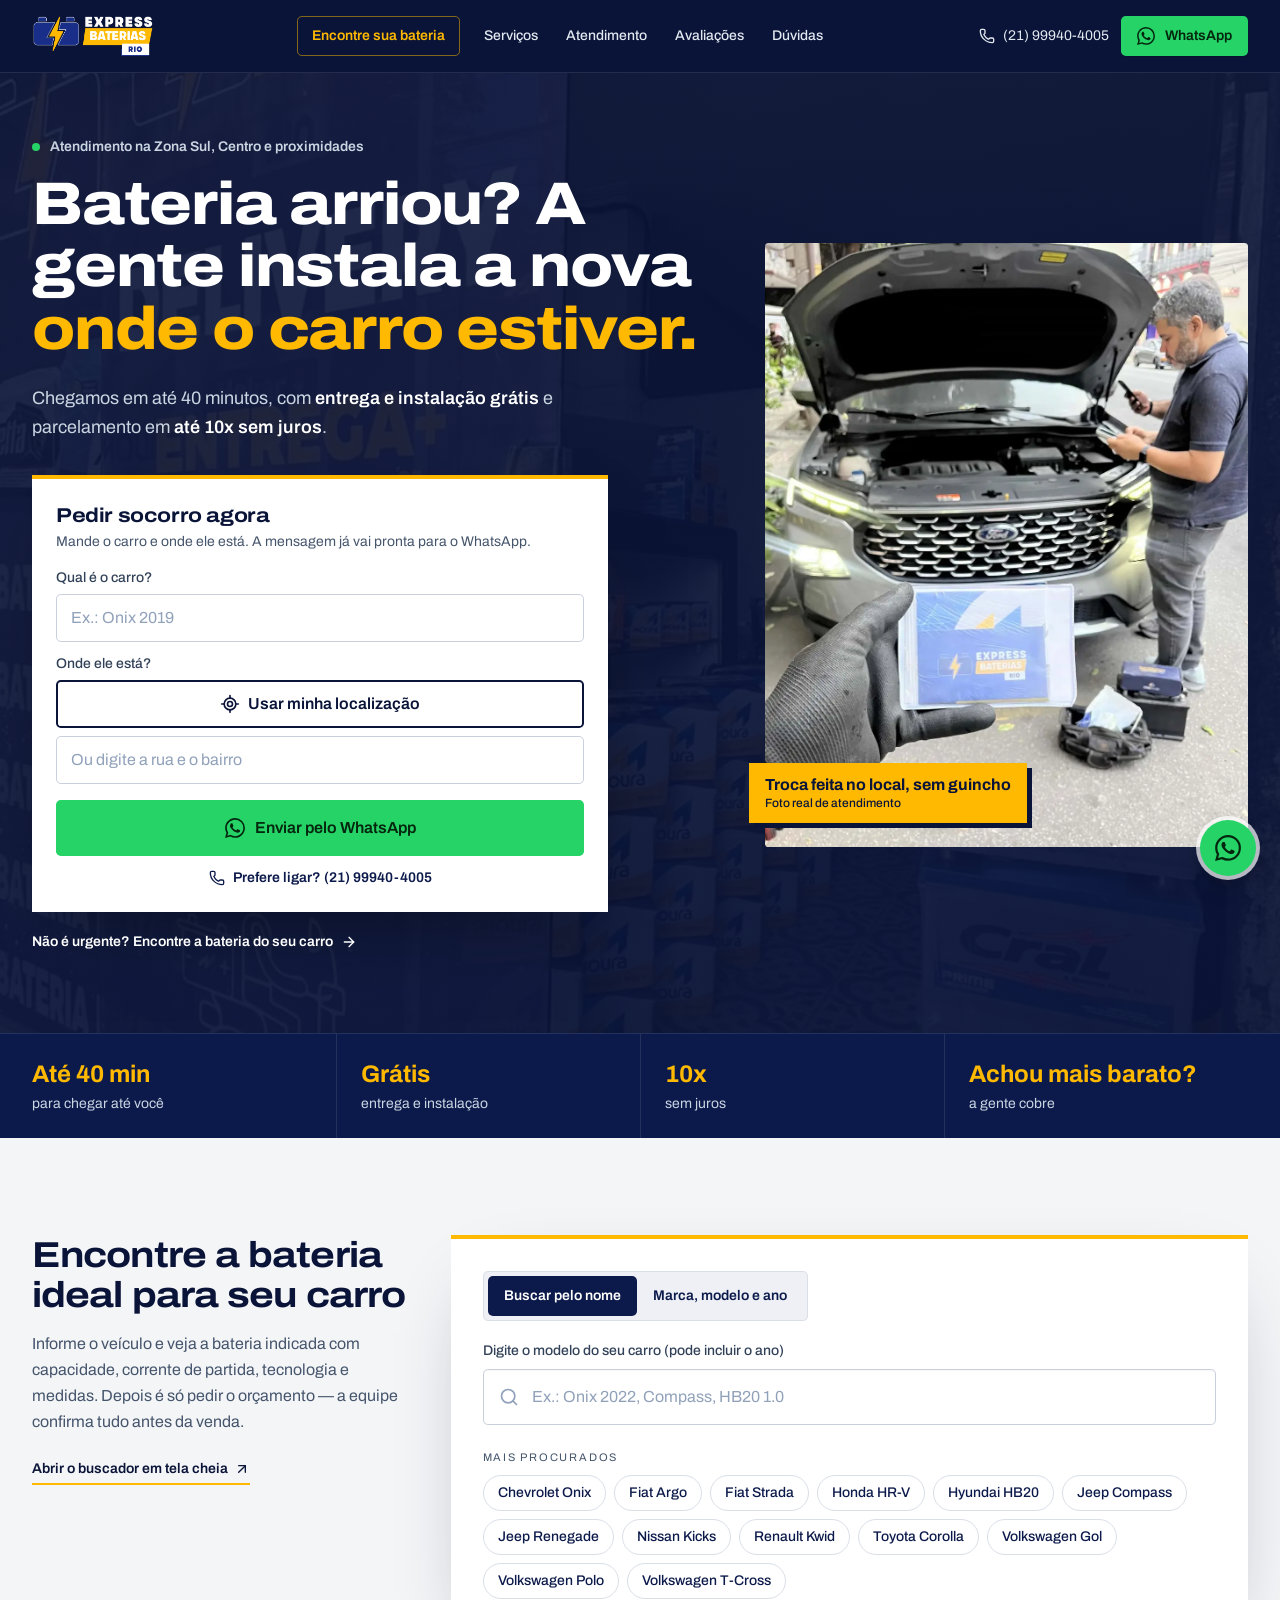
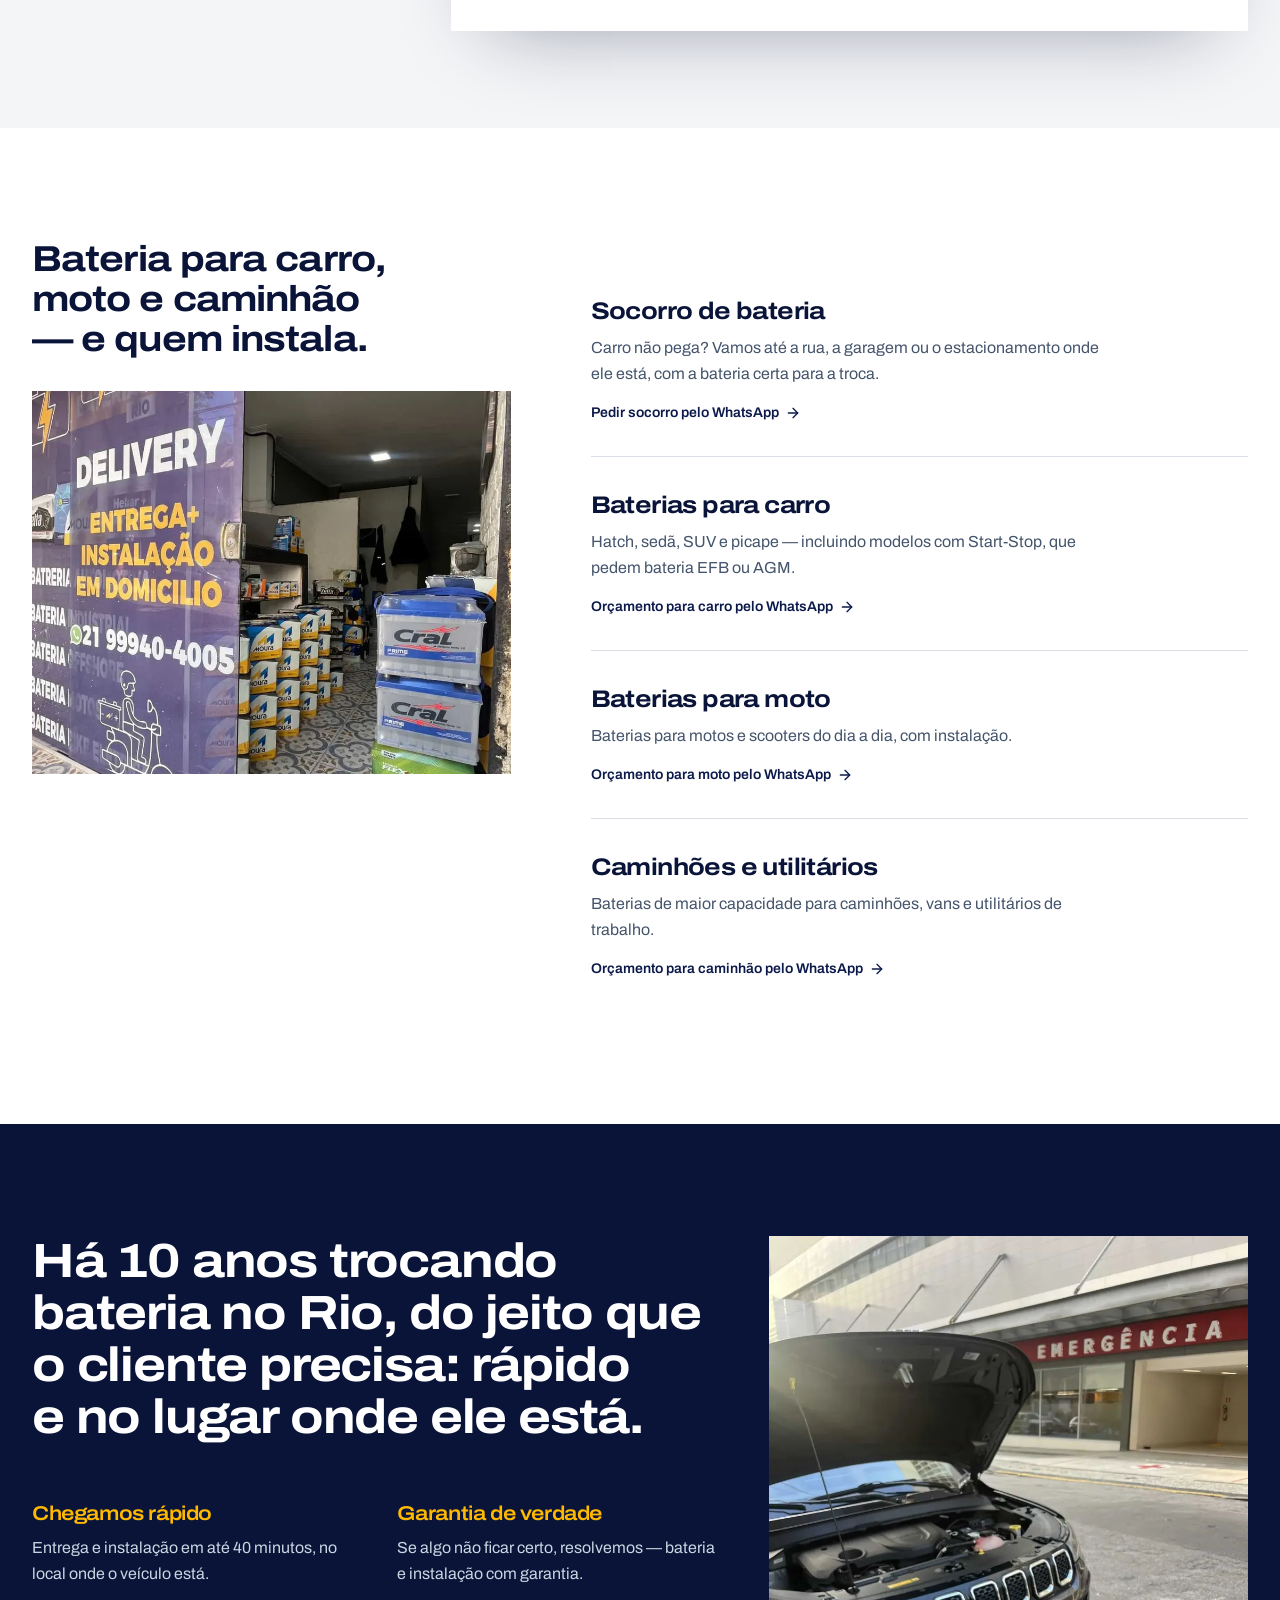
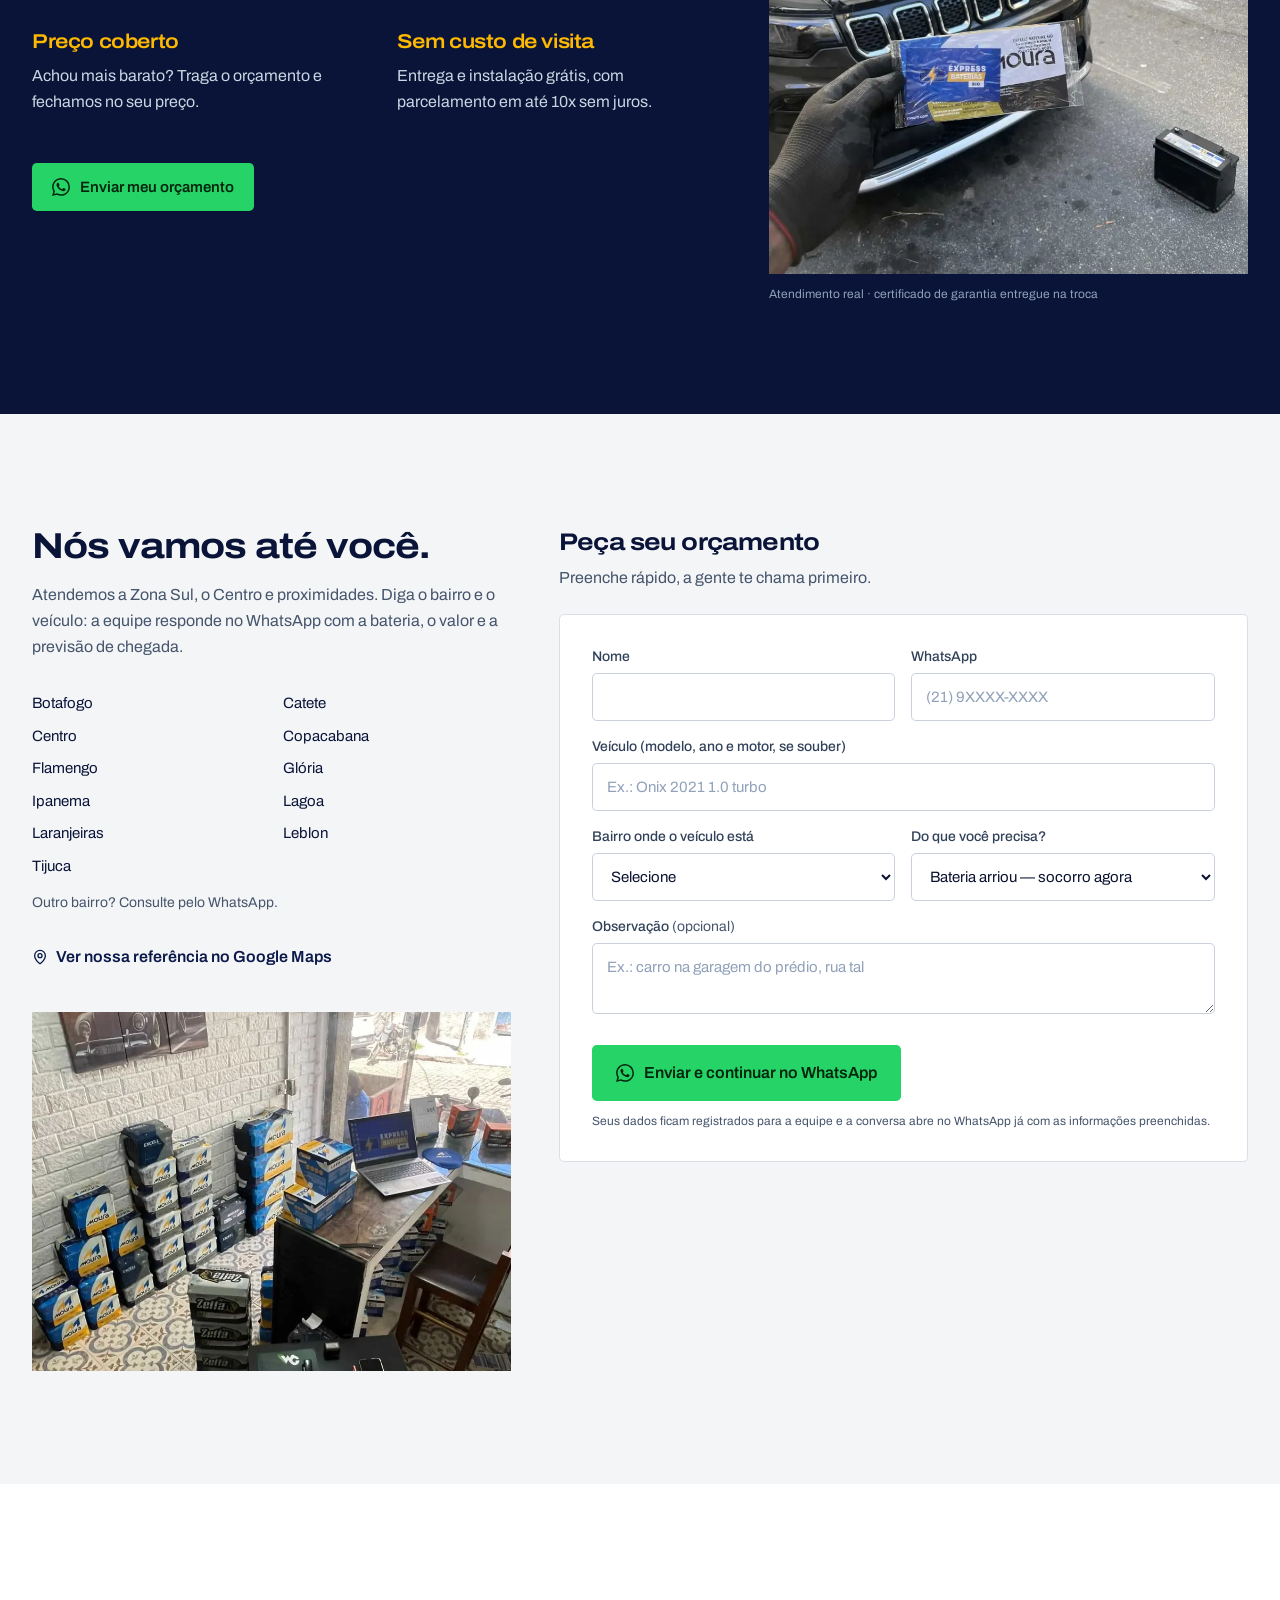
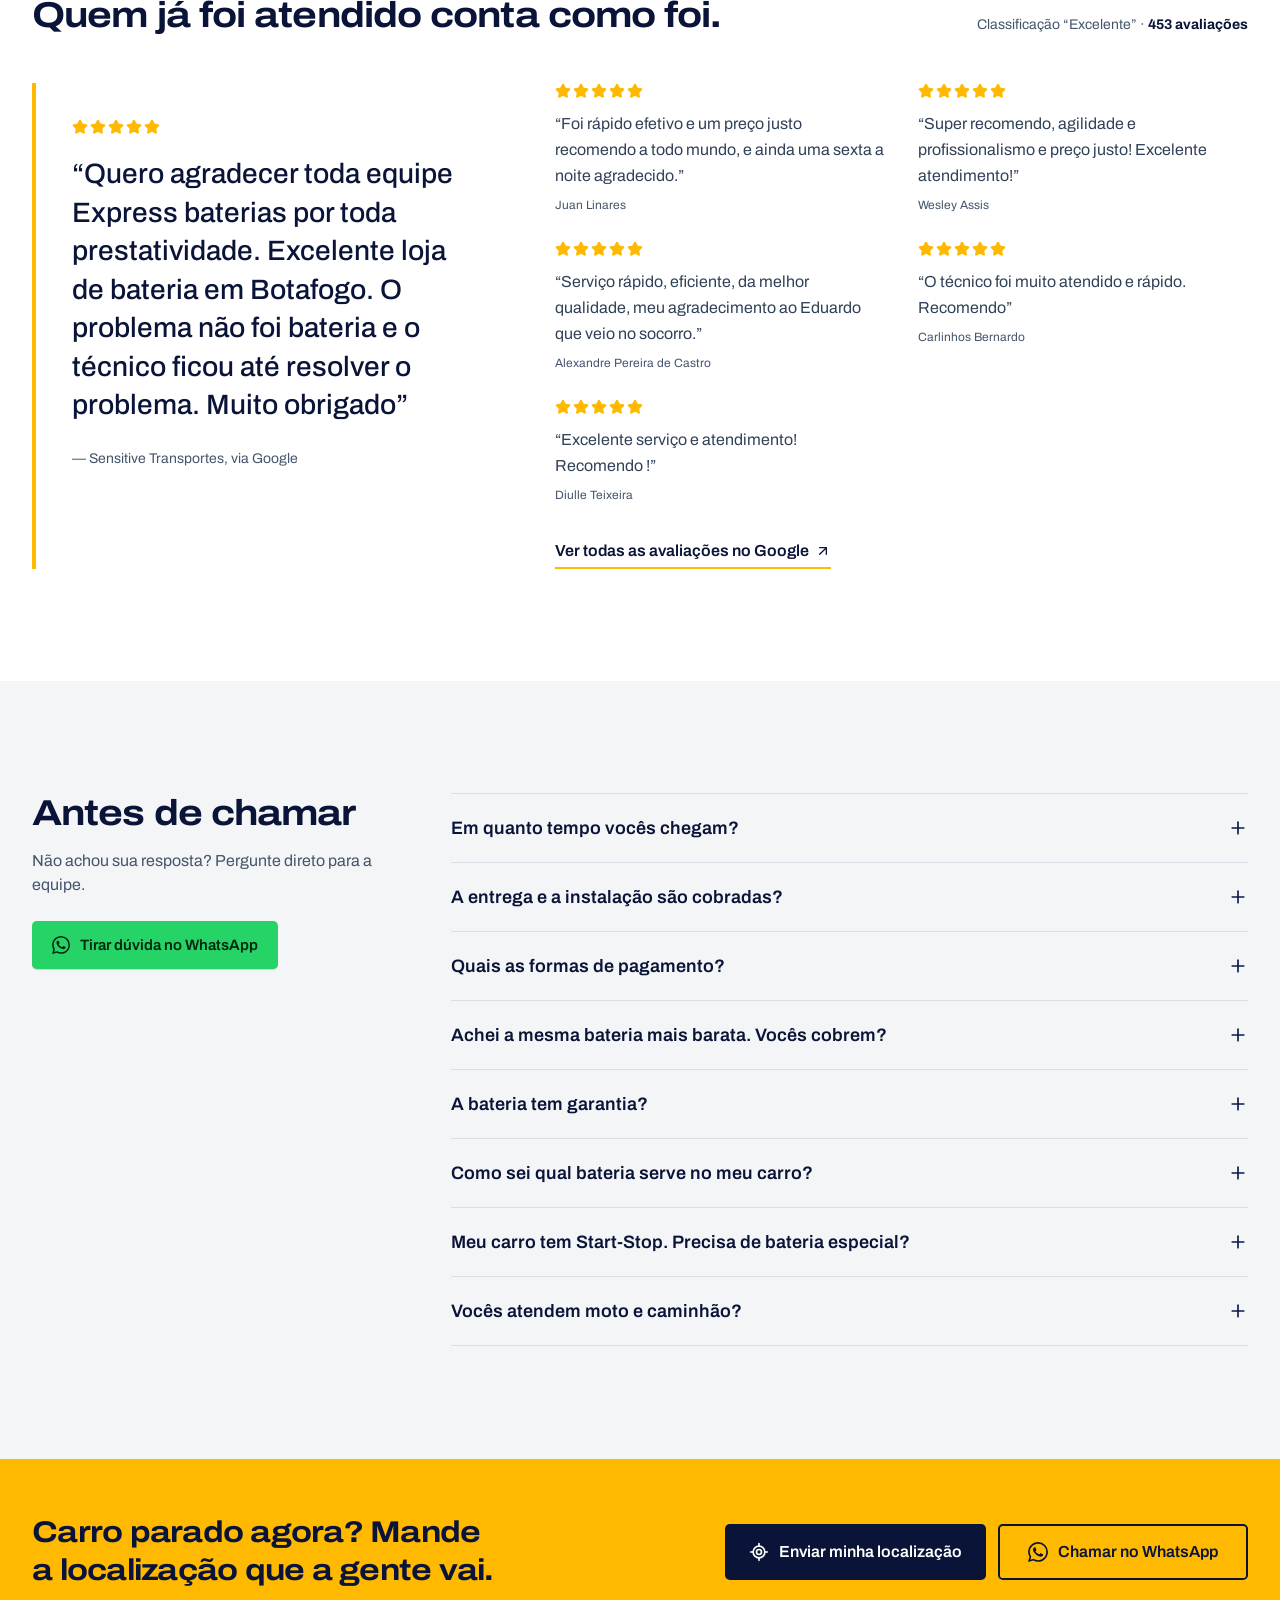
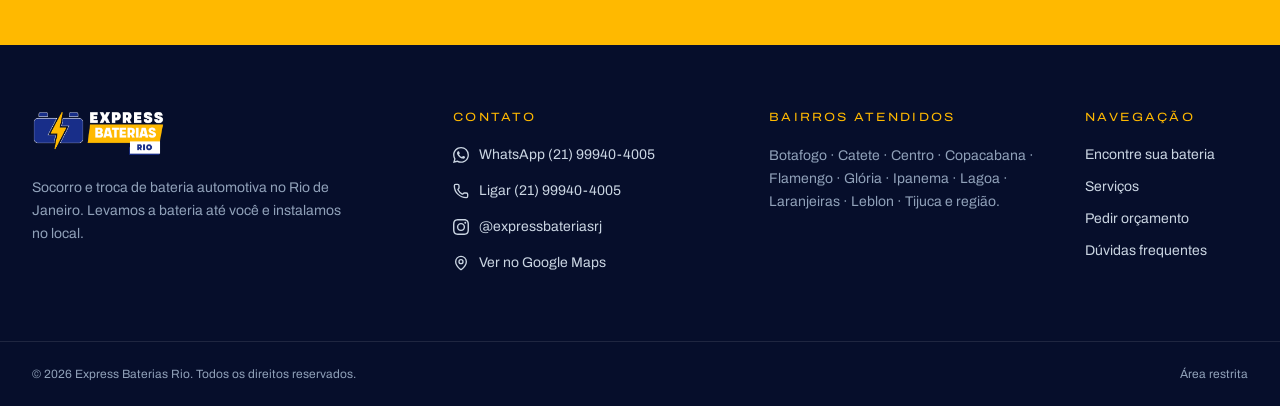
<file: index.html>
<!doctype html>
<html lang="pt-BR">
  <head>
    <meta charset="UTF-8" />
    <link rel="icon" href="./favicon.ico" sizes="any" />
    <link rel="icon" type="image/png" sizes="32x32" href="./favicon-32x32.png" />
    <link rel="icon" type="image/png" sizes="16x16" href="./favicon-16x16.png" />
    <link rel="apple-touch-icon" sizes="180x180" href="./apple-touch-icon.png" />
    <meta name="robots" content="noindex" />
    <meta name="viewport" content="width=device-width, initial-scale=1.0" />
    <meta name="theme-color" content="#0C1A4B" />
    <title>Express Baterias Rio – Socorro e troca de bateria automotiva no Rio</title>
    <meta name="description" content="Bateria arriou? Chegamos em até 40 minutos na Zona Sul, no Centro e proximidades. Entrega e instalação grátis, parcelamento em até 10x sem juros. Baterias para carro, moto e caminhão." />
    <meta property="og:type" content="website" />
    <meta property="og:locale" content="pt_BR" />
    <meta property="og:site_name" content="Express Baterias Rio" />
    <meta property="og:title" content="Express Baterias Rio – Socorro e troca de bateria automotiva" />
    <meta property="og:description" content="Chegamos em até 40 minutos na Zona Sul, no Centro e proximidades. Entrega e instalação grátis, até 10x sem juros." />
    <meta property="og:image" content="https://expressbateriasrio.com.br/img/3.webp" />
    <meta name="twitter:card" content="summary_large_image" />
    <link rel="preload" as="image" href="./img/3.webp" type="image/webp" />
    <link rel="preload" as="font" href="./fonts/archivo-latin.woff2" type="font/woff2" crossorigin />
    <script type="module" crossorigin src="./assets/index-BFKgAShD.js"></script>
    <link rel="stylesheet" crossorigin href="./assets/index-FbKjc2hX.css">
  </head>
  <body>
    <div id="root"></div>
  </body>
</html>
</file>
